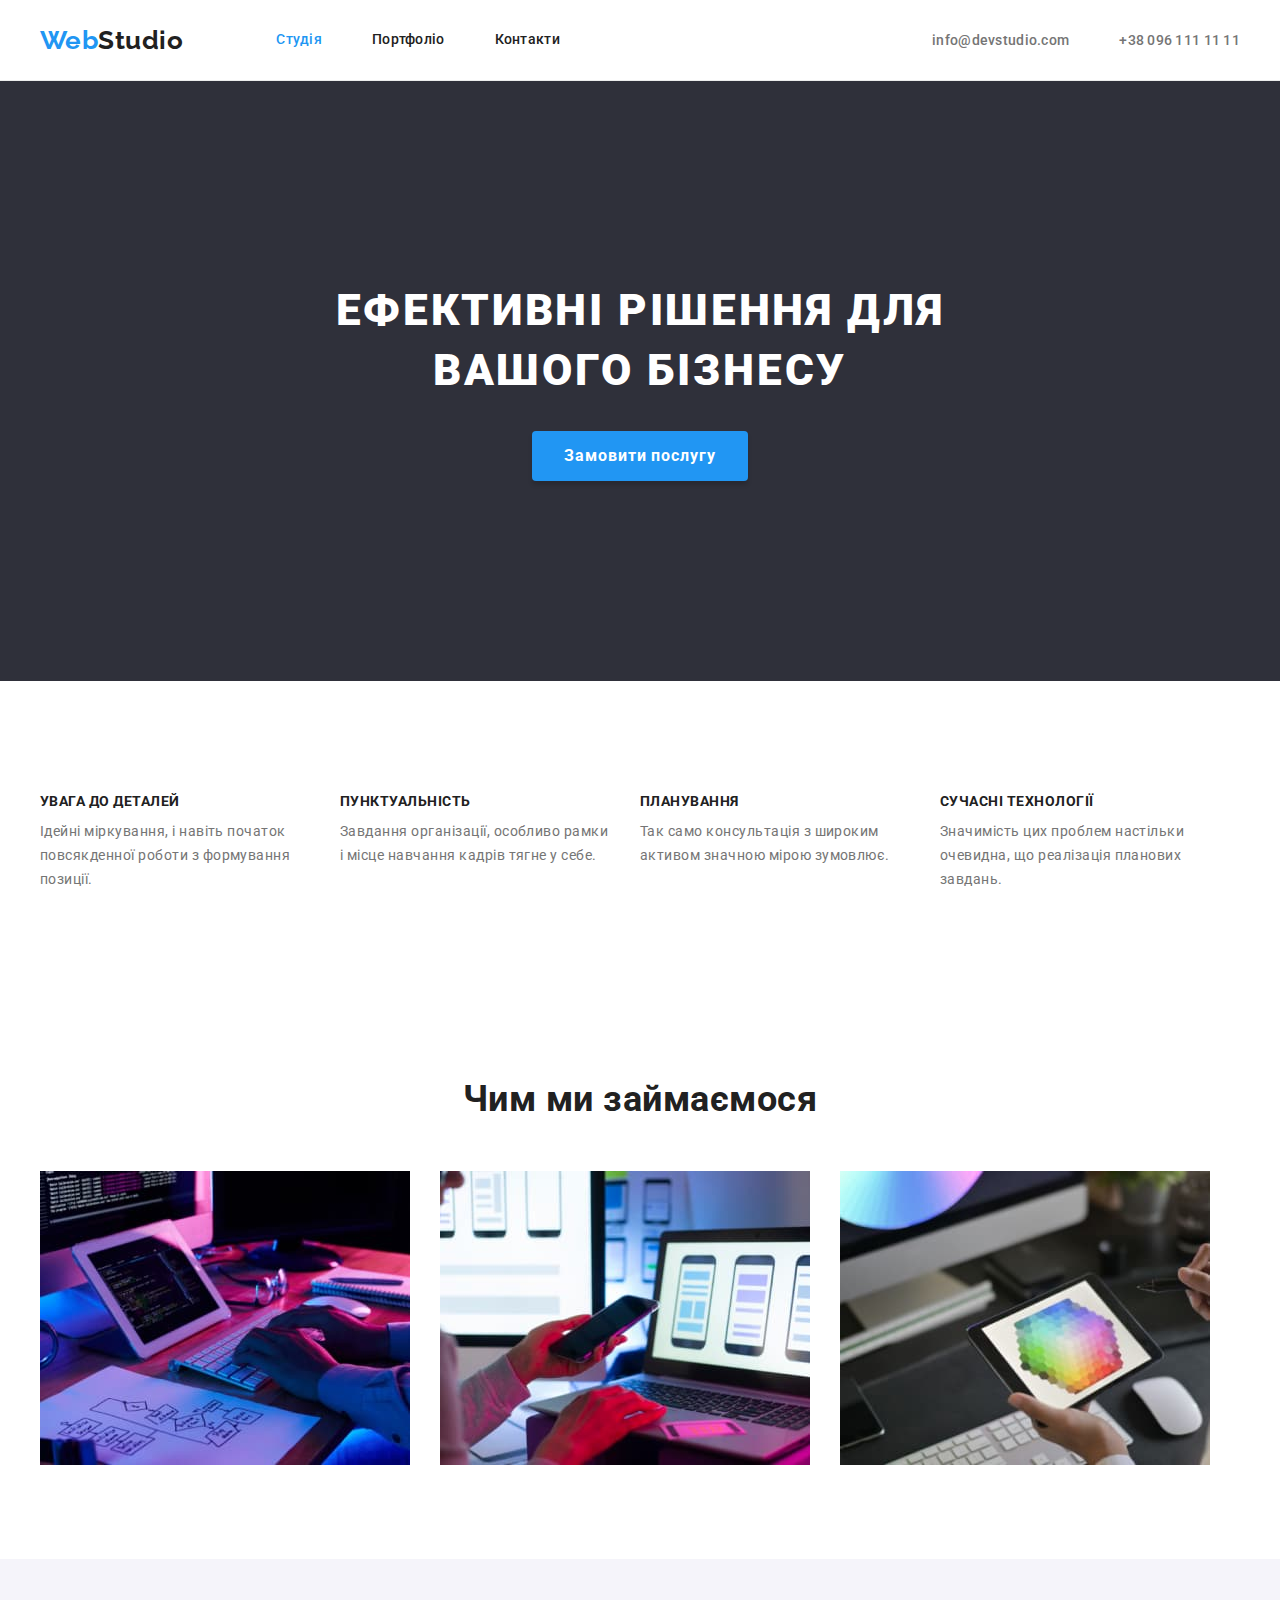
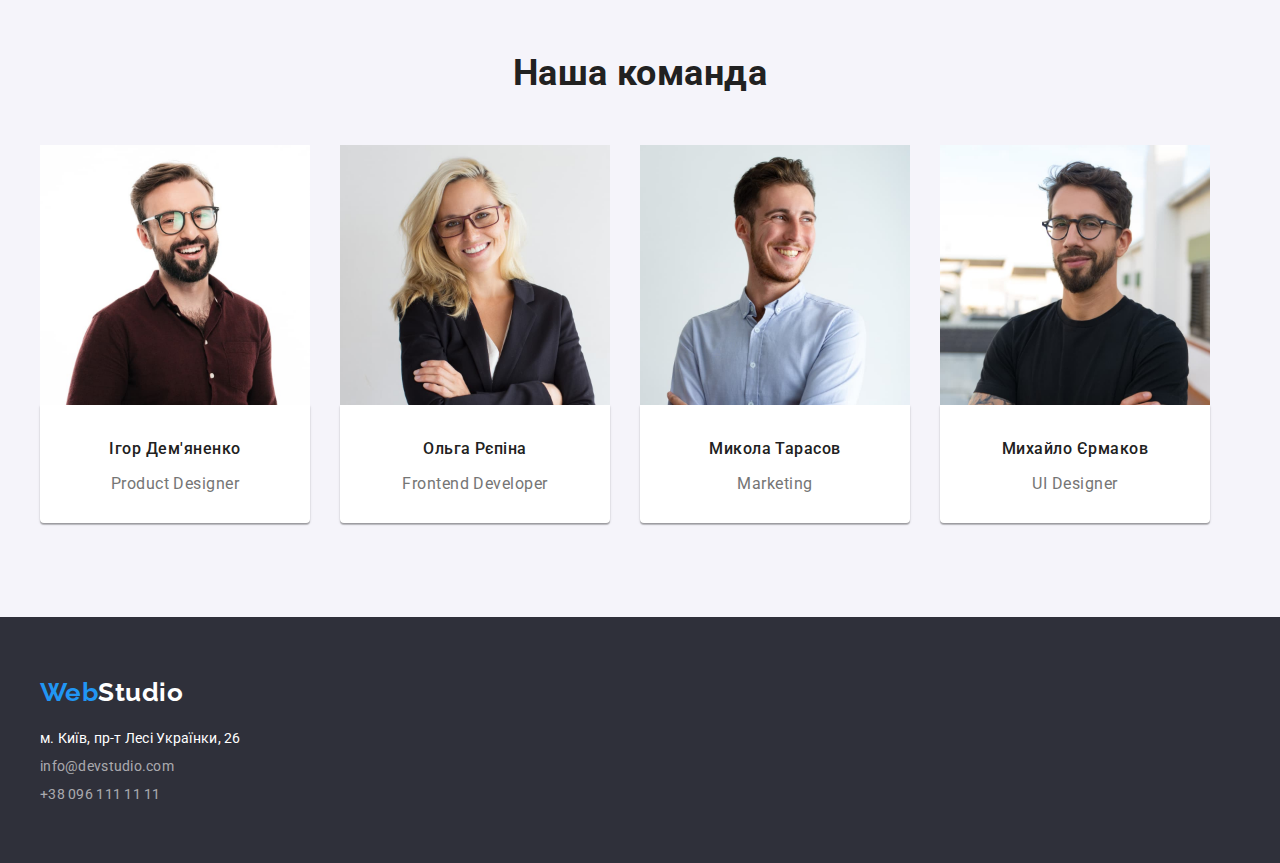
<file: index.html>
<!DOCTYPE html>
<html lang="uk">
  <head>
    <meta charset="UTF-8" />
    <meta http-equiv="X-UA-Compatible" content="IE=edge" />
    <meta name="viewport" content="width=device-width, initial-scale=1.0" />
    <title>Document</title>
    <link rel="preconnect" href="https://fonts.gstatic.com" crossorigin />
    <link
      href="https://fonts.googleapis.com/css2?family=Raleway:wght@700&family=Roboto:wght@400;500;700;900&display=swap"
      rel="stylesheet"
    />
    <link
      rel="stylesheet"
      href="https://cdnjs.cloudflare.com/ajax/libs/modern-normalize/1.1.0/modern-normalize.min.css"
      integrity="sha512-wpPYUAdjBVSE4KJnH1VR1HeZfpl1ub8YT/NKx4PuQ5NmX2tKuGu6U/JRp5y+Y8XG2tV+wKQpNHVUX03MfMFn9Q=="
      crossorigin="anonymous"
      referrerpolicy="no-referrer"
    />
    <link rel="stylesheet" href="css/common.css" />
    <link rel="stylesheet" href="css/style.css" />
  </head>
  <body>
    <header class="header">
      <div class="header-area container">
        <a href="" class="header-logo"><span>Web</span>Studio</a>
        <nav class="site-nav">
          <ul class="nav-items">
            <li class="nav-item"><a href="" class="nav-link current">Студія</a></li>
            <li class="nav-item"><a href="./portfolio.html" class="nav-link">Портфоліо</a></li>
            <li class="nav-item"><a href="" class="nav-link">Контакти</a></li>
          </ul>
        </nav>
        <ul class="head-addresses">
          <li class="head-address">
            <a href="mailto:info@devstudio.com" class="head-adr-link">info@devstudio.com</a>
          </li>
          <li class="head-address">
            <a href="tel:+380961111111" class="head-adr-link">+38 096 111 11 11</a>
          </li>
        </ul>
      </div>
    </header>
    <main class="main">
      <section class="hero">
        <div class="container">
          <h1 class="hero-title">Ефективні рішення для вашого бізнесу</h1>
          <button type="button" class="hero-button">Замовити послугу</button>
        </div>
      </section>
      <section class="advantages section">
        <div class="container">
          <h2 class="hidden">Наші переваги</h2>
          <ul class="advantages-items">
            <li class="advantages-item">
              <h3 class="advantage-title">УВАГА ДО ДЕТАЛЕЙ</h3>
              <p class="advantage-text">
                Ідейні міркування, і навіть початок повсякденної роботи з формування позиції.
              </p>
            </li>
            <li class="advantages-item">
              <h3 class="advantage-title">ПУНКТУАЛЬНІСТЬ</h3>
              <p class="advantage-text">
                Завдання організації, особливо рамки і місце навчання кадрів тягне у себе.
              </p>
            </li>
            <li class="advantages-item">
              <h3 class="advantage-title">ПЛАНУВАННЯ</h3>
              <p class="advantage-text">
                Так само консультація з широким активом значною мірою зумовлює.
              </p>
            </li>
            <li class="advantages-item">
              <h3 class="advantage-title">СУЧАСНІ ТЕХНОЛОГІЇ</h3>
              <p class="advantage-text">
                Значимість цих проблем настільки очевидна, що реалізація планових завдань.
              </p>
            </li>
          </ul>
        </div>
      </section>
      <section class="occupations section">
        <div class="container">
          <h2 class="section-title">Чим ми займаємося</h2>
          <ul class="occupations-pics">
            <li class="occupations-pic">
              <img src="images/pics/box1.jpg" alt="laptop" width="370" />
            </li>
            <li class="occupations-pic">
              <img src="images/pics/box2.jpg" alt="phone" width="370" />
            </li>
            <li class="occupations-pic">
              <img src="images/pics/box3.jpg" alt="tablet" width="370" />
            </li>
          </ul>
        </div>
      </section>
      <section class="team section">
        <div class="container">
          <h2 class="section-title">Наша команда</h2>
          <ul class="team-cards">
            <li class="team-card">
              <img src="images/photos/img.jpg" alt="Product-esigner" width="270" />
              <div class="team-card-text">
                <h3 class="member-name">Ігор Дем'яненко</h3>
                <p class="member-job">Product Designer</p>
              </div>
            </li>
            <li class="team-card">
              <img src="images/photos/img(1).jpg" alt="Frontend-Developer" width="270" />
              <div class="team-card-text">
                <h3 class="member-name">Ольга Рєпіна</h3>
                <p class="member-job">Frontend Developer</p>
              </div>
            </li>
            <li class="team-card">
              <img src="images/photos/img(2).jpg" alt="Marketing" width="270" />
              <div class="team-card-text">
                <h3 class="member-name">Микола Тарасов</h3>
                <p class="member-job">Marketing</p>
              </div>
            </li>
            <li class="team-card">
              <img src="images/photos/img(3).jpg" alt="UI-Designer" width="270" />
              <div class="team-card-text">
                <h3 class="member-name">Михайло Єрмаков</h3>
                <p class="member-job">UI Designer</p>
              </div>
            </li>
          </ul>
        </div>
      </section>
    </main>
    <footer class="footer">
      <div class="container">
        <a href="" class="footer-logo"><span>Web</span>Studio</a>
        <address>
          <ul>
            <li class="foot-address">
              <a
                href="https://www.google.com/maps/place/%D0%B1%D1%83%D0%BB.+%D0%9B%D0%B5%D1%81%D0%B8+%D0%A3%D0%BA%D1%80%D0%B0%D0%B8%D0%BD%D0%BA%D0%B8,+26,+%D0%9A%D0%B8%D0%B5%D0%B2,+%D0%A3%D0%BA%D1%80%D0%B0%D0%B8%D0%BD%D0%B0,+02000/@50.4265807,30.5383858,17z/data=!3m1!4b1!4m5!3m4!1s0x40d4cf0e033ecbe9:0x57a4dffefec77da0!8m2!3d50.4265807!4d30.5383858"
                target="_blank"
                rel="noopener noreferrer"
                class="foot-adr-link current"
                >м. Київ, пр-т Лесі Українки, 26
              </a>
            </li>
            <li class="foot-address">
              <a href="mailto:info@devstudio.com" class="foot-adr-link">info@devstudio.com</a>
            </li>
            <li class="foot-address">
              <a href="tel:+380961111111" class="foot-adr-link">+38 096 111 11 11</a>
            </li>
          </ul>
        </address>
      </div>
    </footer>
  </body>
</html>
</file>
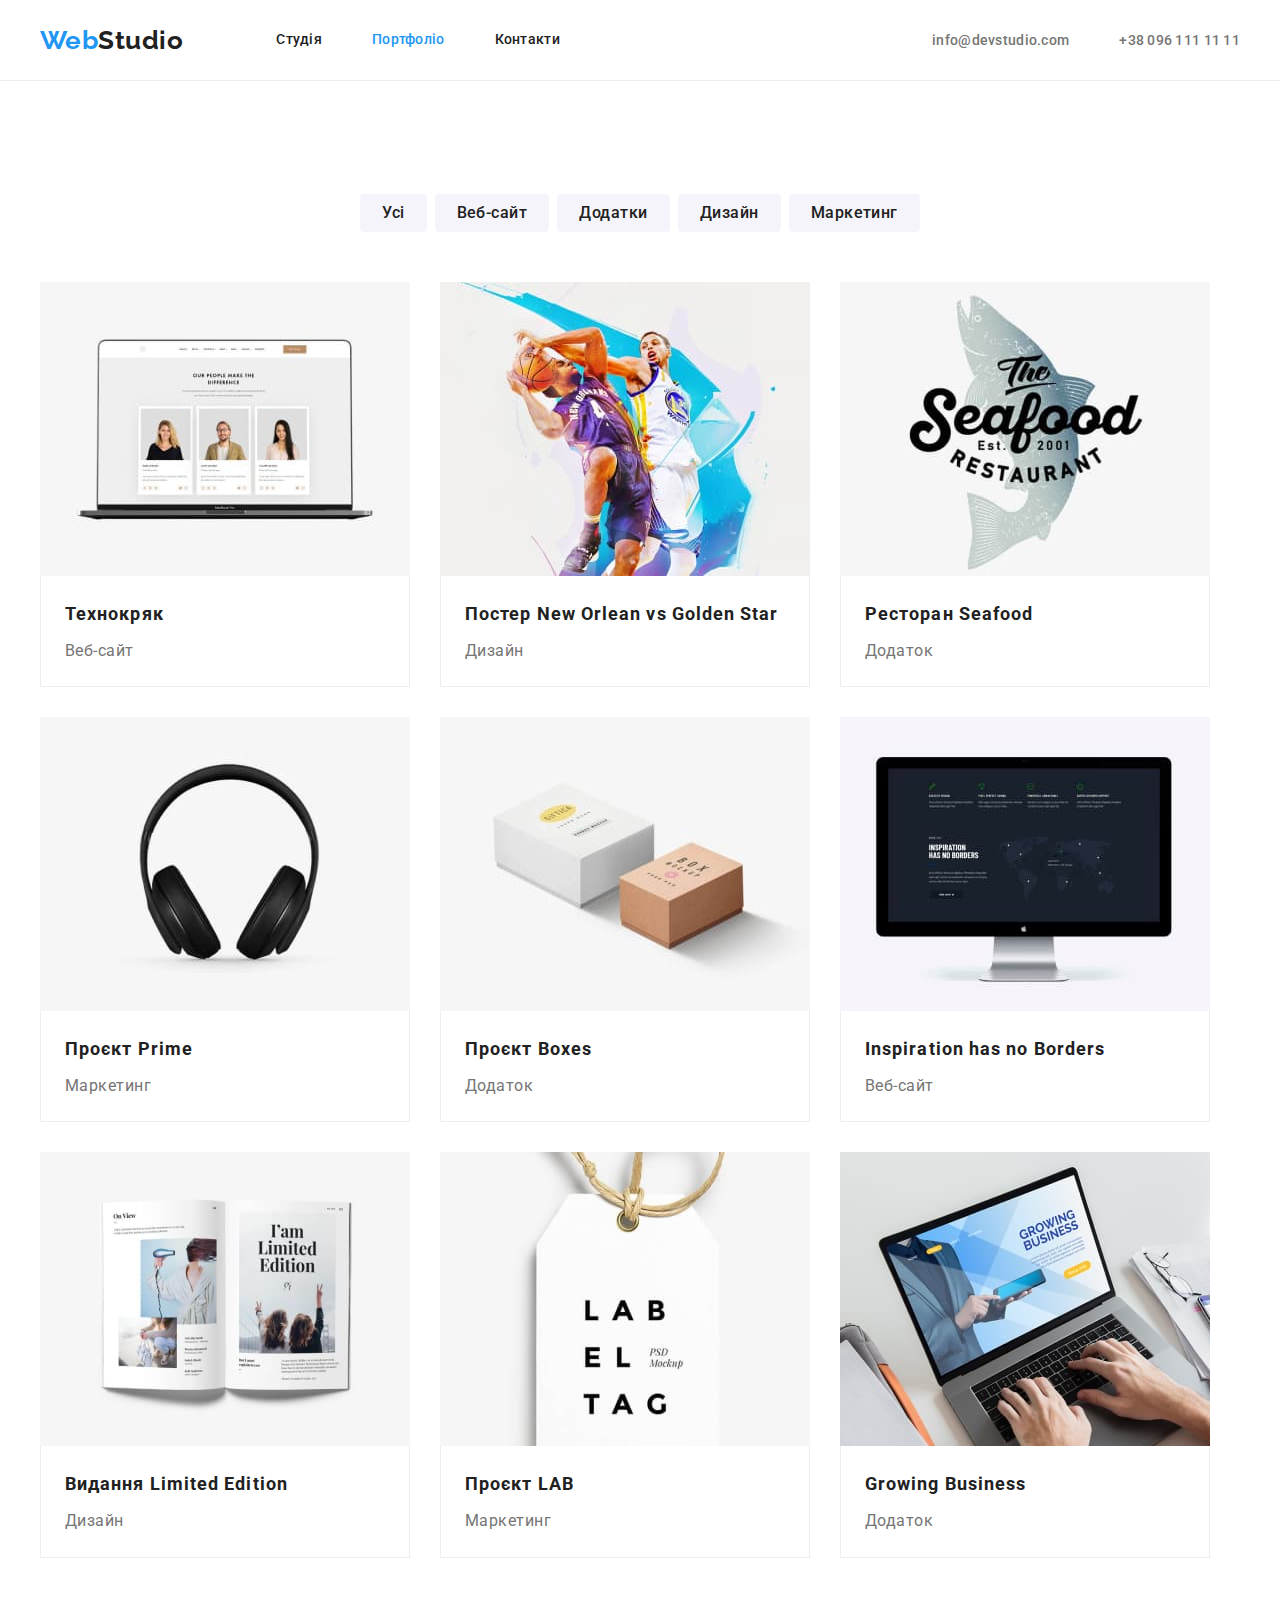
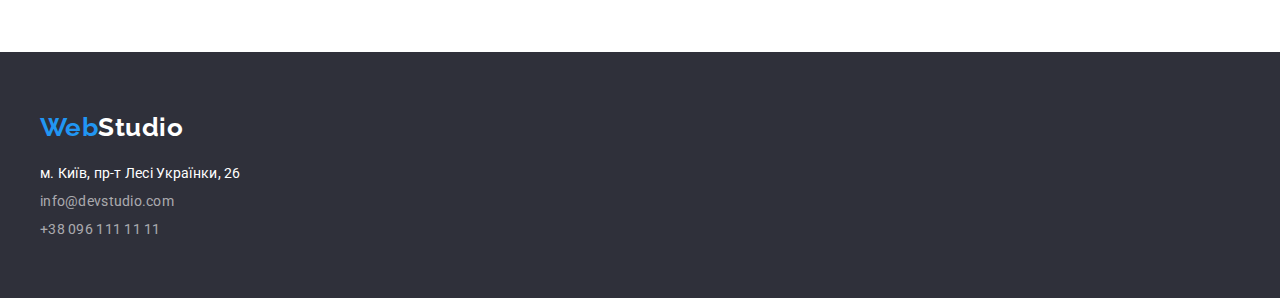
<file: portfolio.html>
<!DOCTYPE html>
<html lang="uk">
  <head>
    <meta charset="UTF-8" />
    <meta http-equiv="X-UA-Compatible" content="IE=edge" />
    <meta name="viewport" content="width=device-width, initial-scale=1.0" />
    <title>Document</title>
    <link rel="preconnect" href="https://fonts.gstatic.com" crossorigin />
    <link
      href="https://fonts.googleapis.com/css2?family=Raleway:wght@700&family=Roboto:wght@400;500;700;900&display=swap"
      rel="stylesheet"
    />
    <link
      rel="stylesheet"
      href="https://cdnjs.cloudflare.com/ajax/libs/modern-normalize/1.1.0/modern-normalize.min.css"
      integrity="sha512-wpPYUAdjBVSE4KJnH1VR1HeZfpl1ub8YT/NKx4PuQ5NmX2tKuGu6U/JRp5y+Y8XG2tV+wKQpNHVUX03MfMFn9Q=="
      crossorigin="anonymous"
      referrerpolicy="no-referrer"
    />
    <link rel="stylesheet" href="css/common.css" />
    <link rel="stylesheet" href="css/style.css" />
  </head>
  <body>
    <header class="header border-bottom">
      <div class="header-area container">
        <a href="" class="header-logo"><span>Web</span>Studio</a>
        <nav class="site-nav">
          <ul class="nav-items">
            <li class="nav-item"><a href="./index.html" class="nav-link">Студія</a></li>
            <li class="nav-item"><a href="" class="nav-link current">Портфоліо</a></li>
            <li class="nav-item"><a href="" class="nav-link">Контакти</a></li>
          </ul>
        </nav>
        <ul class="head-addresses">
          <li class="head-address">
            <a href="mailto:info@devstudio.com" class="head-adr-link">info@devstudio.com</a>
          </li>
          <li class="head-address">
            <a href="tel:+380961111111" class="head-adr-link">+38 096 111 11 11</a>
          </li>
        </ul>
      </div>
    </header>
    <main>
      <section class="portfolio section">
        <div class="container">
        <h1 class="hidden">Портфоліо</h1>
        <ul class="buttons">
          <li class="button-item"><button type="button" class="button">Усі</button></li>
          <li class="button-item"><button type="button" class="button">Веб-сайт</button></li>
          <li class="button-item"><button type="button" class="button">Додатки</button></li>
          <li class="button-item"><button type="button" class="button">Дизайн</button></li>
          <li class="button-item"><button type="button" class="button">Маркетинг</button></li>
        </ul>
        <ul class="portfolio-cards">
          <li class="portfolio-card">
            <a href="">
              <img src="images/cards/img.jpg" alt="laptop" width="370" />
              <div class="portf-card-text">
                <h2 class="card-name">Технокряк</h2>
                <p class="card-description">Веб-сайт</p>
              </div>
            </a>
          </li>
          <li class="portfolio-card">
            <a href="">
              <img src="images/cards/img(1).jpg" alt="players" width="370" />
              <div class="portf-card-text">
                <h2 class="card-name">Постер New Orlean vs Golden Star</h2>
                <p class="card-description">Дизайн</p>
              </div>
            </a>
          </li>
          <li class="portfolio-card">
            <a href="">
              <img src="images/cards/img(2).jpg" alt="restaurant" width="370" />
              <div class="portf-card-text">
                <h2 class="card-name">Ресторан Seafood</h2>
                <p class="card-description">Додаток</p>
              </div>
            </a>
          </li>
          <li class="portfolio-card">
            <a href="">
              <img src="images/cards/img(3).jpg" alt="headphones" width="370" />
              <div class="portf-card-text">
                <h2 class="card-name">Проєкт Prime</h2>
                <p class="card-description">Маркетинг</p>
              </div>
            </a>
          </li>
          <li class="portfolio-card">
            <a href="">
              <img src="images/cards/img(4).jpg" alt="boxes" width="370" />
              <div class="portf-card-text">
                <h2 class="card-name">Проєкт Boxes</h2>
                <p class="card-description">Додаток</p>
              </div>
            </a>
          </li>
          <li class="portfolio-card">
            <a href="">
              <img src="images/cards/img(5).jpg" alt="monitor" width="370" />
              <div class="portf-card-text">
                <h2 class="card-name">Inspiration has no Borders</h2>
                <p class="card-description">Веб-сайт</p>
              </div>
            </a>
          </li>
          <li class="portfolio-card">
            <a href="">
              <img src="images/cards/img(6).jpg" alt="book" width="370" />
              <div class="portf-card-text">
                <h2 class="card-name">Видання Limited Edition</h2>
                <p class="card-description">Дизайн</p>
              </div>
            </a>
          </li>
          <li class="portfolio-card">
            <a href="">
              <img src="images/cards/img(7).jpg" alt="label" width="370" />
              <div class="portf-card-text">
                <h2 class="card-name">Проєкт LAB</h2>
                <p class="card-description">Маркетинг</p>
              </div>
            </a>
          </li>
          <li class="portfolio-card">
            <a href="">
              <img src="images/cards/img(8).jpg" alt="laptop" width="370" />
              <div class="portf-card-text">
                <h2 class="card-name">Growing Business</h2>
                <p class="card-description">Додаток</p>
              </div>
            </a>
          </li>
        </ul>
      </section>
      </div>
    </main>
    <footer class="footer">
      <div class="container">
        <a href="" class="footer-logo"><span>Web</span>Studio</a>
        <address>
          <ul>
            <li class="foot-address">
              <a
                href="https://www.google.com/maps/place/%D0%B1%D1%83%D0%BB.+%D0%9B%D0%B5%D1%81%D0%B8+%D0%A3%D0%BA%D1%80%D0%B0%D0%B8%D0%BD%D0%BA%D0%B8,+26,+%D0%9A%D0%B8%D0%B5%D0%B2,+%D0%A3%D0%BA%D1%80%D0%B0%D0%B8%D0%BD%D0%B0,+02000/@50.4265807,30.5383858,17z/data=!3m1!4b1!4m5!3m4!1s0x40d4cf0e033ecbe9:0x57a4dffefec77da0!8m2!3d50.4265807!4d30.5383858"
                target="_blank"
                rel="noopener noreferrer"
                class="foot-adr-link current"
                >м. Київ, пр-т Лесі Українки, 26
              </a>
            </li>
            <li class="foot-address">
              <a href="mailto:info@devstudio.com" class="foot-adr-link">info@devstudio.com</a>
            </li>
            <li class="foot-address">
              <a href="tel:+380961111111" class="foot-adr-link">+38 096 111 11 11</a>
            </li>
          </ul>
        </address>
      </div>
    </footer>
  </body>
</html>
</file>
<file: css/common.css>
/*Обнуление*/
*,
*::before,
*::after {
  padding: 0;
  margin: 0;
  border: 0;
}
a {
  text-decoration: none;
}
ul,
ol,
li {
  list-style: none;
}
img {
  vertical-align: top;
}
h1,
h2,
h3,
h4,
h5,
h6 {
  font-weight: inherit;
  font-size: inherit;
}
/*---------------------------------------------------------------------------*/

:root {
  --primary-text-color: #757575;
  --title-text-color: #212121;
  --accent-color: #2196f3;
  --primary-bk-color: #f5f5f5;
  --secondary-bk-color: #f5f4fa;
  --bk-white-color: #ffffff;
  --bk-dark-color: #2f303a;
}
body {
  font-family: Roboto, sans-serif;
  color: var(--primary-text-color);
  background-color: var(--bk-white-color);
  font-style: normal;
  font-weight: 400;
  letter-spacing: 0.03em;
}
.container {
  max-width: 1200px;
  margin: 0 auto;
  padding: 0 15px;
}
img {
  display: block;
  max-width: 100%;
  height: auto;
}
</file>
<file: css/style.css>
.hidden {
  visibility: hidden;
}
.section {
  padding: 94px 0;
}
/* ------------------------------header------------------------------------- */
.header {
  border-bottom: 1px solid #ececec;
}
.header-area {
  display: flex;
  align-items: center;
}
.header-logo {
  margin-right: 93px;

  font-family: Raleway, sans-serif;
  font-weight: 700;
  font-size: 26px;
  line-height: 1.19;
  color: var(--title-text-color);
}
.header-logo span {
  color: var(--accent-color);
}
.site-nav .nav-link {
  display: block; /*чтобы убрать зазор 4рх у ссылки*/
  padding: 32px 0;

  font-weight: 500;
  font-size: 14px;
  line-height: 1.14;
  letter-spacing: 0.02em;
  color: var(--title-text-color);
}
.nav-items {
  display: flex;
}
.nav-items .nav-item + .nav-item {
  margin-left: 50px;
}
.nav-link.current {
  color: var(--accent-color);
}
.nav-link:hover,
.nav-link:focus {
  color: var(--accent-color);
}
.head-adr-link {
  font-weight: 500;
  font-size: 14px;
  line-height: 1.14;
  letter-spacing: 0.02em;
  color: var(--primary-text-color);
}
.head-adr-link:hover,
.head-adr-link:focus {
  color: var(--accent-color);
}
.head-addresses {
  display: flex;
  margin-left: auto;
}
.head-address + .head-address {
  margin-left: 50px;
}
/* ---------------------------------------------------hero------------------------------------- */
.hero {
  background-color: var(--bk-dark-color);
  text-align: center;

  padding: 200px 0;
}
.hero-title {
  font-weight: 900;
  font-size: 44px;
  line-height: 1.36;
  letter-spacing: 0.06em;
  text-transform: uppercase;

  color: var(--bk-white-color);

  width: 696px;
  margin: 0 auto 30px auto;
}
.hero-button {
  font: inherit;
  font-weight: 700;
  font-size: 16px;
  line-height: 1.9;
  letter-spacing: 0.06em;

  color: var(--bk-white-color);
  background-color: var(--accent-color);
  box-shadow: 0px 4px 4px rgba(0, 0, 0, 0.15);

  display: inline-block;
  padding: 10px 32px;
  border-radius: 4px;
  min-width: 216px;
  text-align: center;
}
.hero-button:hover {
  cursor: pointer;
}
/* ------------------------------------------advantages---------------------------------------- */
.advantages-items {
  display: flex;
}
.advantages-item {
  width: 270px;
}
.advantages-item + .advantages-item {
  margin-left: 30px;
}
.advantage-title {
  font-weight: 700;
  font-size: 14px;
  line-height: 1.14;
  text-transform: uppercase;
  color: var(--title-text-color);

  margin-bottom: 10px;
}
.advantage-text {
  font-size: 14px;
  line-height: 1.7;
}
/* ----------------------------occupations----------------------------------- */
.occupations {
  padding-bottom: 94px;
}
.occupations-pics {
  display: flex;
}
.occupations-pic:not(:first-child) {
  margin-left: 30px;
}
.section-title {
  font-weight: 700;
  font-size: 36px;
  line-height: 1.16;
  text-align: center;

  color: var(--title-text-color);

  margin-bottom: 50px;
}
/* -------------------------------------------team----------------------------------------- */
.team {
  background-color: var(--secondary-bk-color);
}
.team-cards {
  display: flex;
}
.team-card + .team-card {
  margin-left: 30px;
}
.team-card-text {
  background-color: var(--bk-white-color);
  box-shadow: 0px 1px 3px rgba(0, 0, 0, 0.12), 0px 1px 1px rgba(0, 0, 0, 0.14),
    0px 2px 1px rgba(0, 0, 0, 0.2);
  border-radius: 0px 0px 4px 4px;

  padding: 30px 0;
}
.member-name {
  font-weight: 500;
  text-align: center;
  color: var(--title-text-color);
  font-size: 16px;
  line-height: 1.8;

  margin-bottom: 10px;
}
.member-job {
  text-align: center;
  font-size: 16px;
  line-height: 1.19;
}
/* ------------------------------foooter---------------------------------------------------------- */
.footer {
  background-color: var(--bk-dark-color);

  padding: 60px 0;
}
.footer-logo {
  font-family: 'Raleway', sans-serif;
  font-weight: 700;
  font-size: 26px;
  line-height: 1.19;
  color: var(--bk-white-color);
  display: inline-block;

  margin-bottom: 20px;
}
.footer-logo span {
  color: var(--accent-color);
}
.foot-address:not(:last-child) {
  margin-bottom: 9px;
}
.foot-adr-link {
  font-size: 14px;
  line-height: 1.17;
  letter-spacing: 0.02em;
  color: var(--primary-text-color);
  color: rgba(255, 255, 255, 0.6);
  font-style: normal;
}
.foot-adr-link:hover,
.foot-adr-link:focus {
  color: var(--bk-white-color);
}
.foot-adr-link.current {
  color: var(--bk-white-color);
}
/*-------------------------------- Портфоліо ----------------------------*/
.buttons {
  display: flex;
  justify-content: center;
  margin-bottom: 50px;
}
.button-item:not(:first-child) {
  margin-left: 8px;
}
.button {
  font: inherit;
  font-weight: 500;
  font-size: 16px;
  line-height: 1.6;
  letter-spacing: 0.03em;
  text-align: center;

  color: var(--title-text-color);
  background-color: var(--secondary-bk-color);

  display: inline-block;
  padding: 6px 22px;
  border-radius: 4px;
}
.button:hover,
.button:focus {
  color: var(--bk-white-color);
  background-color: var(--accent-color);
  cursor: pointer;
}
.portfolio-cards {
  display: flex;
  flex-wrap: wrap;
}
.portf-card-text {
  border-bottom: 1px solid #eeeeee;
  border-right: 1px solid #eeeeee;
  border-left: 1px solid #eeeeee;
}
.portfolio-card {
  /* width: calc(100%-2*30px(60px-количество мардж. умнож. на значение))/3  -- длинна в процентах*/
  width: 370px;

  margin-right: 30px;
  margin-bottom: 30px;
}
.portfolio-card:nth-child(3n) {
  /* убирает у каждого третьего элемента правый марджин */
  margin-right: 0px;
}
.portfolio-card:nth-last-child(-n + 3) {
  /* убирате у последних 3-ёх элементов нижний марджин */
  margin-bottom: 0;
}
.card-name {
  font-weight: 700;
  font-size: 18px;
  line-height: 2;
  letter-spacing: 0.06em;
  color: var(--title-text-color);

  margin-bottom: 4px;
}
.card-description {
  color: var(--primary-text-color);
  font-size: 16px;
  line-height: 1.9;
}
.portf-card-text {
  padding: 20px 24px;
}
</file>
